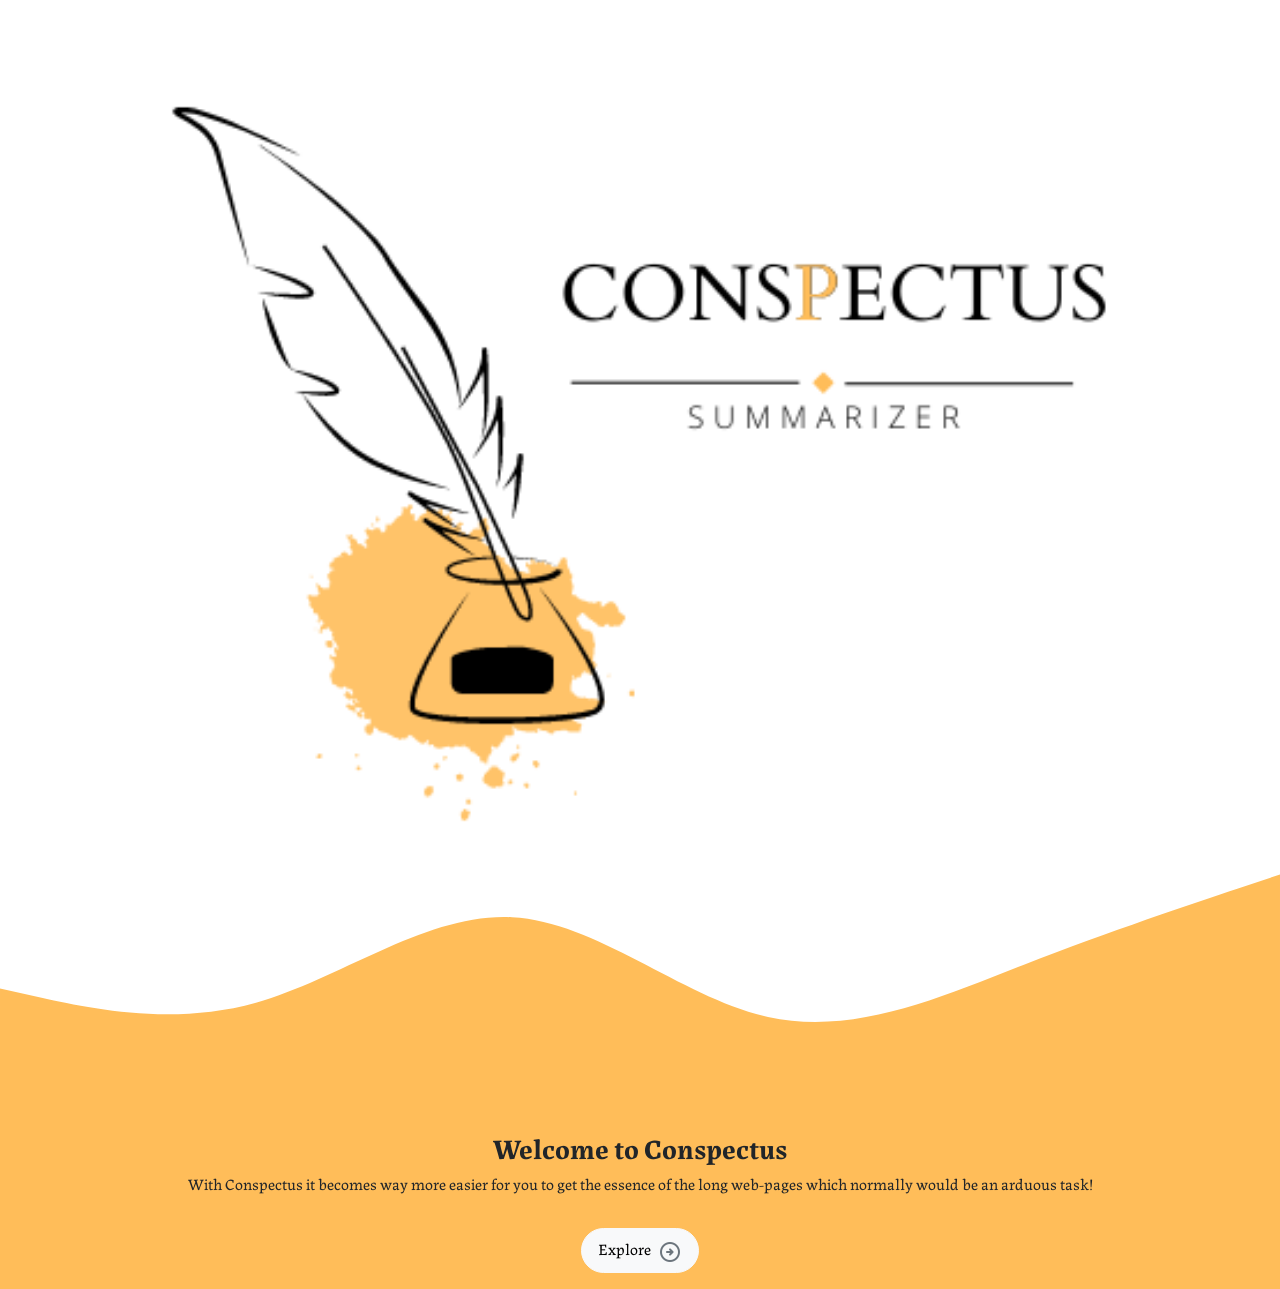
<file: Summarizer/html/index.html>
<!DOCTYPE html>
<html lang="en">
<head>
    <meta charset="UTF-8">
    <meta http-equiv="X-UA-Compatible" content="IE=edge">
    <meta name="viewport" content="width=device-width, initial-scale=1.0">
    <link href="https://cdn.jsdelivr.net/npm/bootstrap@5.0.2/dist/css/bootstrap.min.css" rel="stylesheet" integrity="sha384-EVSTQN3/azprG1Anm3QDgpJLIm9Nao0Yz1ztcQTwFspd3yD65VohhpuuCOmLASjC" crossorigin="anonymous">
    <link rel="stylesheet" href="../css/main.css">
    <link rel="stylesheet" href="../css/animate.css">
    <link rel="stylesheet" href="https://fonts.googleapis.com/css2?family=Material+Symbols+Rounded" />
    <title>Text Summarizer</title>
</head>
<body style="min-width: 400px; min-height: 550px;">
    <a id="extractor" href="./extractor.html"></a>
    <div id="intro-div" class="text-center">
        <img src="../images/conspectus2.png" width="90%" style="padding-top: 15px;"/>
        
        <div id="info-div">
            <img src="../images/wave.svg" width="100%" />
            <div style="width: 100%;" class="bg-main my-0" style="height: 1000px;">
                <h3 class="text-center fw-bold">Welcome to Conspectus</h3>
                <p class="mx-auto text-dark" style="width: 90%;">
                    With Conspectus it becomes way more easier for you to get the essence of the long web-pages which normally would be an arduous task!
                </p>
                <p class="text-center my-0 pb-0" style="width: 100%;">
                    <a href="./name.html">    
                        <button id="explore-btn" class="btn br-50 px-3 btn-light py-2 my-3">
                            Explore
                            <span style="vertical-align: middle;" class="ps-1 text-secondary material-symbols-rounded">
                                arrow_circle_right
                            </span>
                        </button>
                    </a>
                </p>
            </div>
        </div>
            
    </div>

    <script src="../js/main.js"></script>
    <script src="https://cdn.jsdelivr.net/npm/bootstrap@5.0.2/dist/js/bootstrap.bundle.min.js" integrity="sha384-MrcW6ZMFYlzcLA8Nl+NtUVF0sA7MsXsP1UyJoMp4YLEuNSfAP+JcXn/tWtIaxVXM" crossorigin="anonymous"></script>
</body>
</html>
</file>
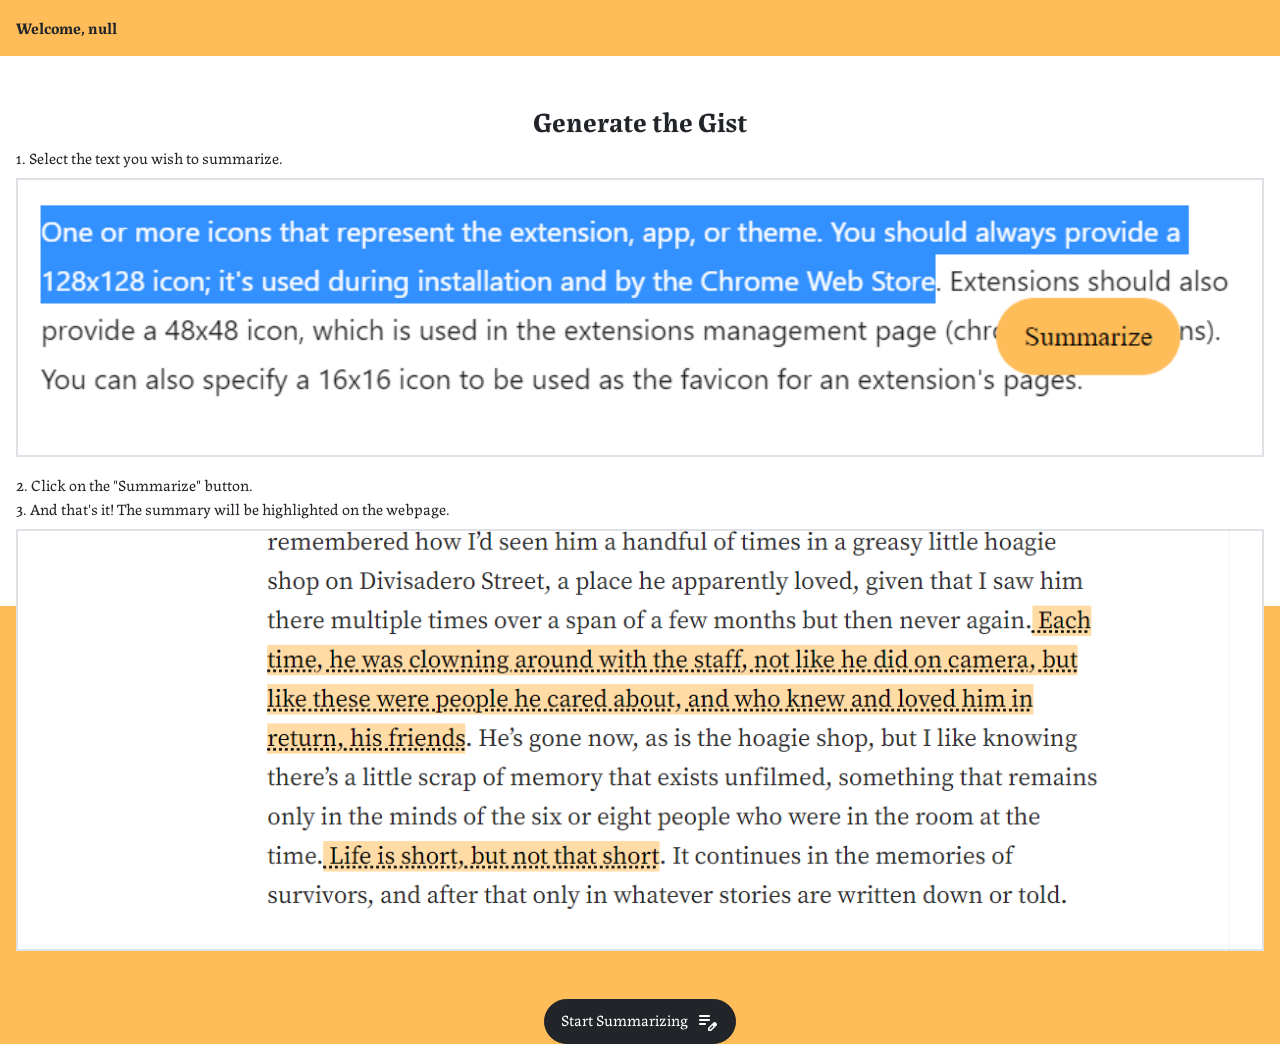
<file: Summarizer/html/extractor.html>
<!DOCTYPE html>
<html lang="en">
<head>
    <meta charset="UTF-8">
    <meta http-equiv="X-UA-Compatible" content="IE=edge">
    <meta name="viewport" content="width=device-width, initial-scale=1.0">
    <link href="https://cdn.jsdelivr.net/npm/bootstrap@5.0.2/dist/css/bootstrap.min.css" rel="stylesheet" integrity="sha384-EVSTQN3/azprG1Anm3QDgpJLIm9Nao0Yz1ztcQTwFspd3yD65VohhpuuCOmLASjC" crossorigin="anonymous">
    <link rel="stylesheet" href="../css/main.css">
    <link rel="stylesheet" href="../css/animate.css">
    <link rel="stylesheet" href="https://fonts.googleapis.com/css2?family=Material+Symbols+Rounded" />
    <title>Extractor</title>
</head>
<body class="bg-main" style="min-width: 400px; min-height: 550px;">
    <a id="home" href="./index.html"></a>
    <div class="pt-2 px-3">
        <p class="fw-bold mt-2" id="name"></p>
    </div>
    <div id="info-div-2" style="margin-top: 10px;">
        <div style="width: 100%; height: 550px;" class="bg-white my-0">
            <h3 class="text-center fw-bold pt-5">Generate the Gist</h3>
            <p class="text-start text-dark px-3">
                1. Select the text you wish to summarize.
                <img src="../images/tut-1.PNG" class="border border-2 mt-2 mb-3 w-100" />
                <br />
                2. Click on the "Summarize" button.
                <!-- <img src="../images/tut-2.PNG" class="border border-2 mt-2 mb-3 w-100" /> -->
                <br />
                3. And that's it! The summary will be highlighted on the webpage.
                <img src="../images/tut-3.PNG" class="border border-2 mt-2 mb-3 w-100" />
                <br />
            </p>
            <div class="my-3 text-center">
                <button id="annotate" class="br-50 px-3 py-2 btn btn-dark mt-3">
                    Start Summarizing
                    <span style="vertical-align: middle;" class="ps-1 material-symbols-rounded">
                        edit_note
                    </span>
                </button>
            </div>
        </div>
    </div>

    <script src="../js/extractor.js"></script>
    <script src="https://cdn.jsdelivr.net/npm/bootstrap@5.0.2/dist/js/bootstrap.bundle.min.js" integrity="sha384-MrcW6ZMFYlzcLA8Nl+NtUVF0sA7MsXsP1UyJoMp4YLEuNSfAP+JcXn/tWtIaxVXM" crossorigin="anonymous"></script>
</body>
</html>
</file>
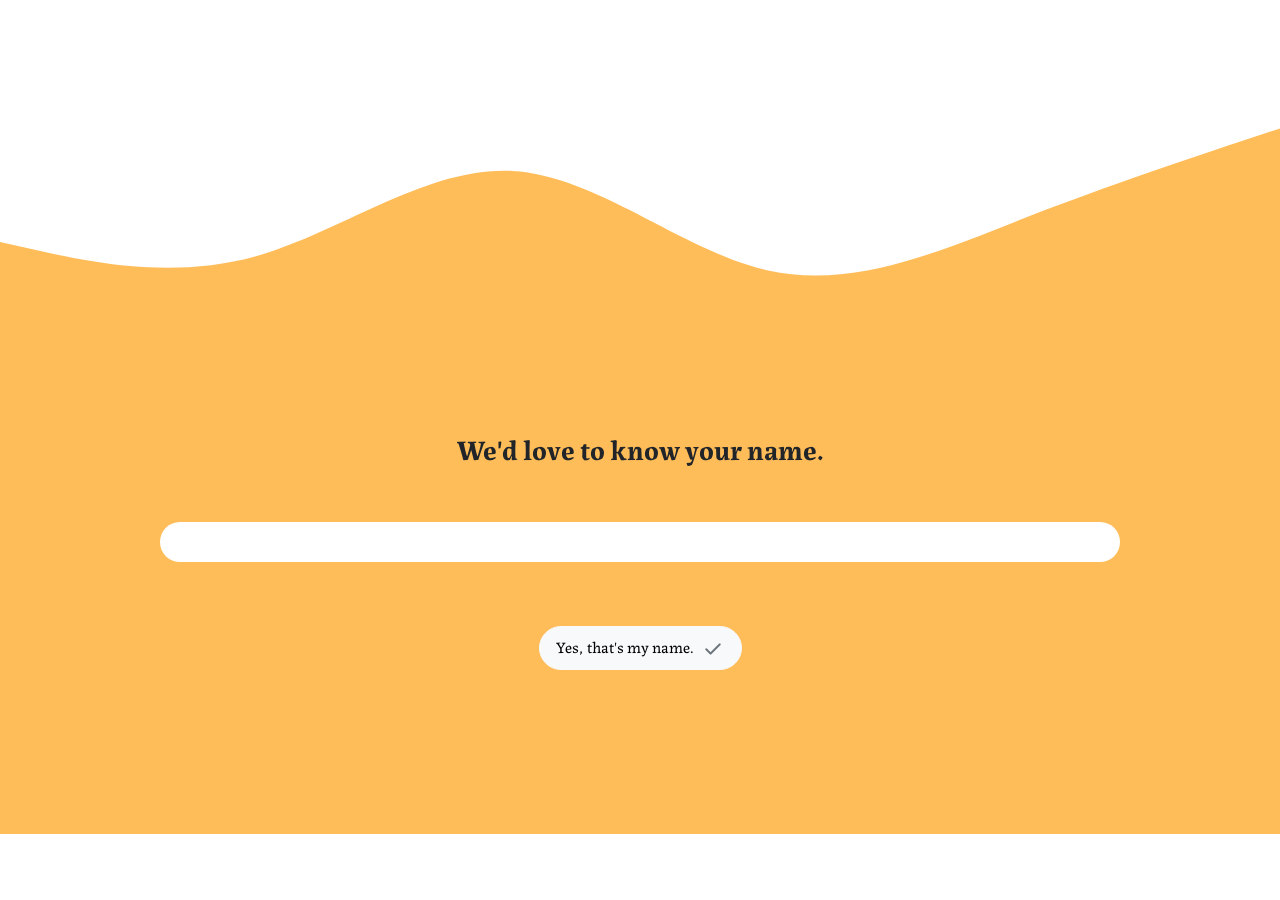
<file: Summarizer/html/name.html>
<!DOCTYPE html>
<html lang="en">
<head>
    <meta charset="UTF-8">
    <meta http-equiv="X-UA-Compatible" content="IE=edge">
    <meta name="viewport" content="width=device-width, initial-scale=1.0">
    <link href="https://cdn.jsdelivr.net/npm/bootstrap@5.0.2/dist/css/bootstrap.min.css" rel="stylesheet" integrity="sha384-EVSTQN3/azprG1Anm3QDgpJLIm9Nao0Yz1ztcQTwFspd3yD65VohhpuuCOmLASjC" crossorigin="anonymous">
    <link rel="stylesheet" href="../css/main.css">
    <link rel="stylesheet" href="../css/animate.css">
    <link rel="stylesheet" href="https://fonts.googleapis.com/css2?family=Material+Symbols+Rounded" />
    <title>Name Registration</title>
</head>
<body style="min-width: 400px; min-height: 550px;">
    <a id="home" href="./index.html"></a>
    <div id="info-div-2" style="margin-top: 100px;">
        <img src="../images/wave.svg" width="100%" />
        <div style="width: 100%; height: 450px;" class="bg-main my-0">
            <h3 class="text-center fw-bold pt-5">We'd love to know your name.</h3>
            <div class="text-center">
                <input id="name" class="py-2 text-center px-3 my-5 br-50 w-75 border-0" style="outline: none;" type="text" pattern="^[a-zA-Z ]+$" required />
                <p class="text-center my-0 pb-0" style="width: 100%;">
                    <button id="explore-btn" class="btn br-50 px-3 btn-light py-2 my-3">
                        Yes, that's my name.
                        <span style="vertical-align: middle;" class="ps-1 text-secondary material-symbols-rounded">
                            check
                        </span>
                    </button>
                </p>
            </div>
        </div>
    </div>

    <script src="../js/name.js"></script>
    <script src="https://cdn.jsdelivr.net/npm/bootstrap@5.0.2/dist/js/bootstrap.bundle.min.js" integrity="sha384-MrcW6ZMFYlzcLA8Nl+NtUVF0sA7MsXsP1UyJoMp4YLEuNSfAP+JcXn/tWtIaxVXM" crossorigin="anonymous"></script>
</body>
</html>
</file>
<file: Summarizer/css/main.css>
@import url('https://fonts.googleapis.com/css2?family=Labrada&display=swap');
@import url("../css/animate.css");

* {
    --primary: #ffbd59;
    --primary-trans: #ffbd5988;
}

.bg-main {
    background-color: var(--primary);
}

.text-main {
    color: var(--primary);
}

body {
    font-family: 'Labrada', 'Times New Roman', Times, serif;
}

::-webkit-scrollbar {
    width: 2px;
}

#info-div, #info-div-2 {
    animation-duration: 0.5s;
    animation-name: slideInUp;
    animation-timing-function: cubic-bezier(0.165, 0.84, 0.44, 1);
    animation-fill-mode: forwards;
}

.br-50 {
    border-radius: 50px;
}

.br-5 {
    border-radius: 5px;
}

.extractor {
    background-color: var(--primary-trans);
    text-decoration-line: underline;
    text-decoration-color: black;
    text-decoration-style: dotted;
    cursor: pointer;
}
</file>
